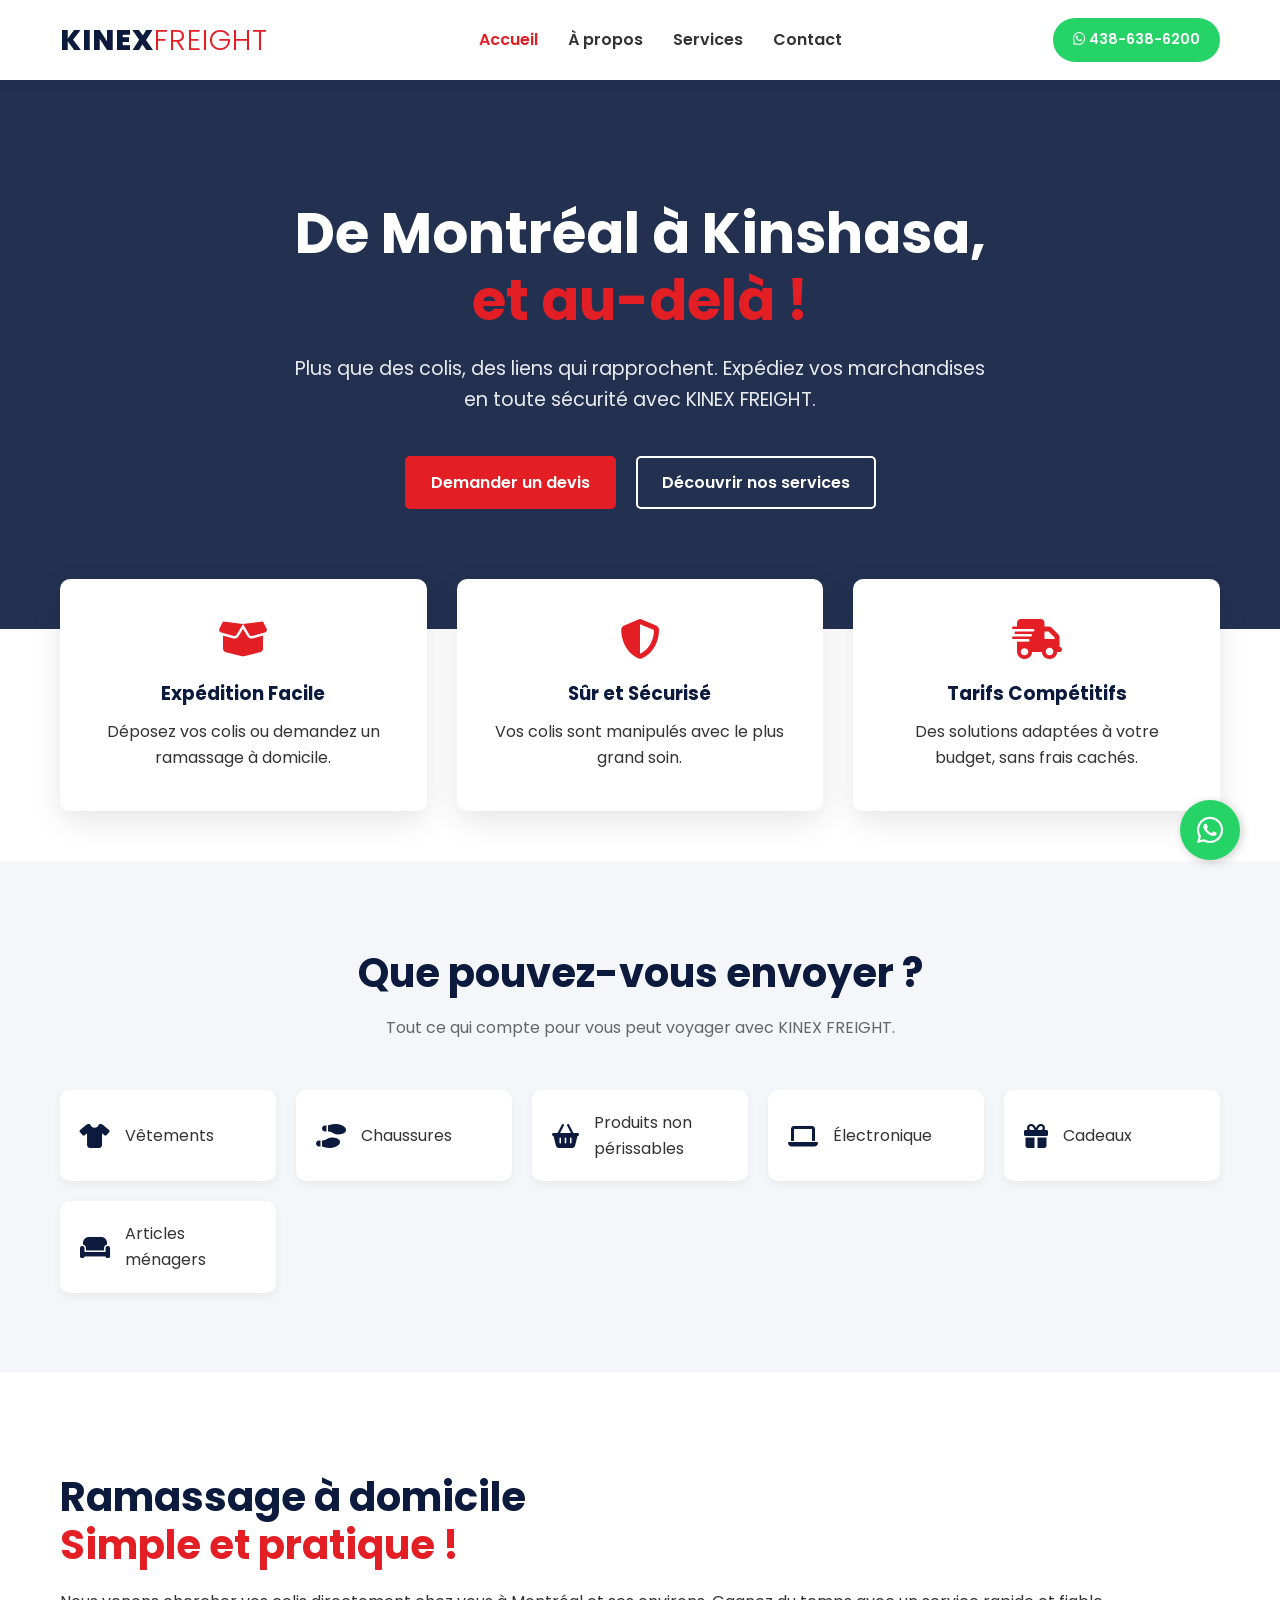
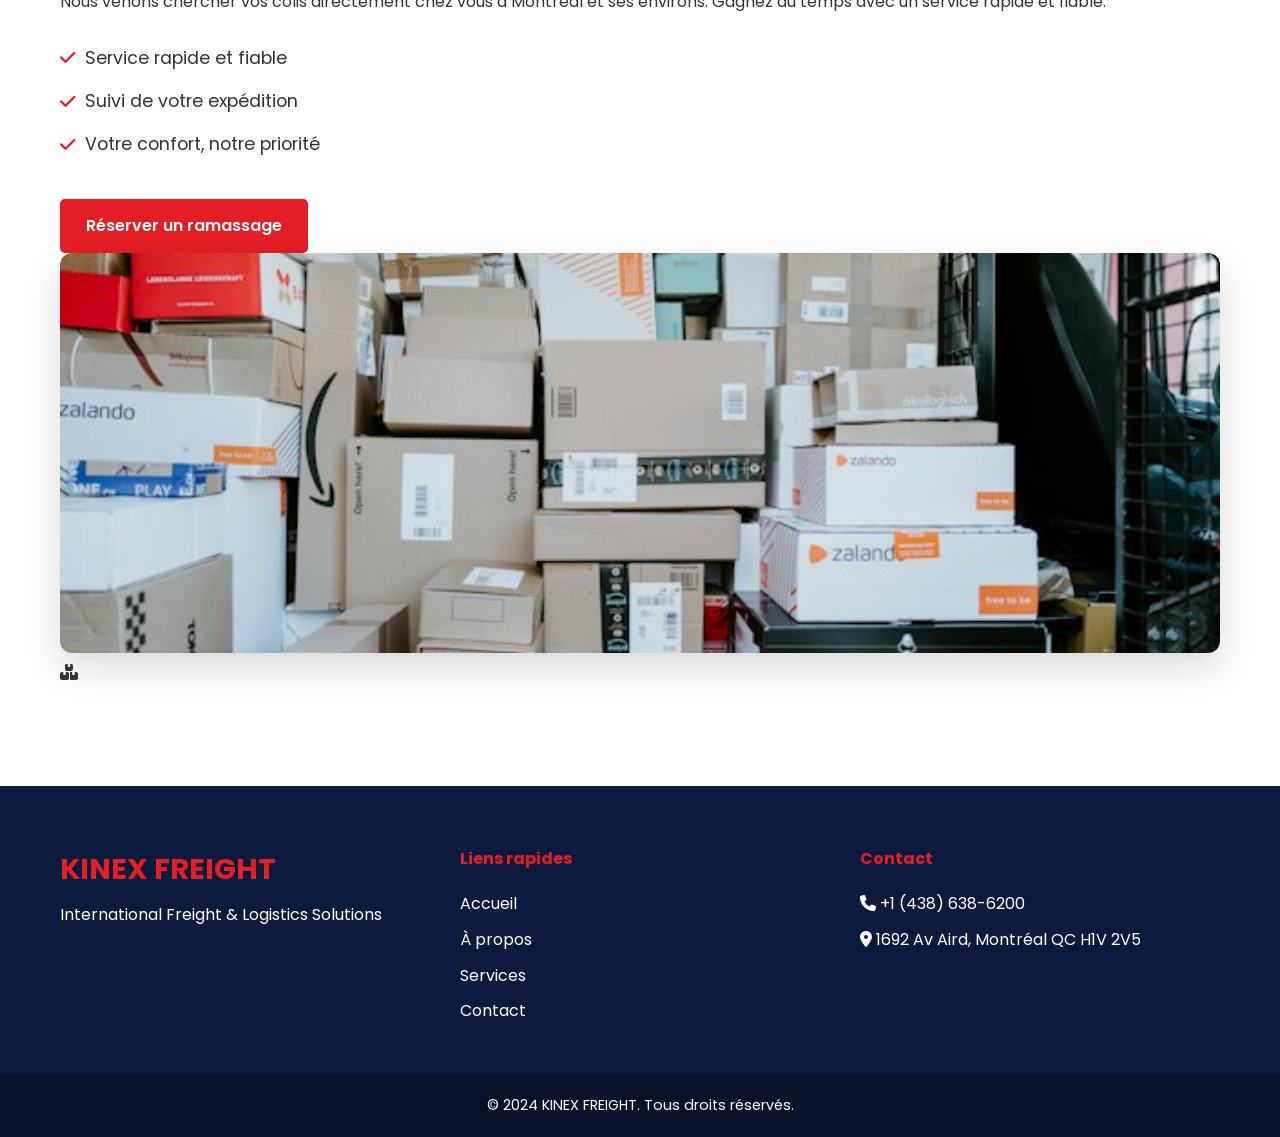
<file: Agence-de-voyage/index.html>
<!DOCTYPE html>
<html lang="fr">
<head>
    <meta charset="UTF-8">
    <meta name="viewport" content="width=device-width, initial-scale=1.0">
    <title>KINEX FREIGHT - Expédition Montréal - Kinshasa</title>
    <link href="https://fonts.googleapis.com/css2?family=Poppins:wght@300;400;600;800&display=swap" rel="stylesheet">
    <link rel="stylesheet" href="https://cdnjs.cloudflare.com/ajax/libs/font-awesome/6.4.0/css/all.min.css">
    <link rel="stylesheet" href="style.css">
</head>
<body>

    <!-- ================= HEADER ================= -->
    <header class="header">
        <div class="container header__container">
            <div class="logo">
                <!-- J'ai préparé l'emplacement pour ton vrai logo -->
                <!-- Pour l'utiliser : enregistre l'image du logo sous le nom "logo.png" dans ton dossier, 
                     puis décommente la ligne en dessous et supprime le texte "KINEXFREIGHT" -->
                <!-- <a href="index.html"><img src="logo.png" alt="Kinex Freight Logo" style="height: 60px;"></a> -->
                
                <a href="index.html">KINEX<span>FREIGHT</span></a>
            </div>
            
            <!-- Bouton Menu Mobile (Burger) -->
            <div class="menu-toggle"><i class="fa-solid fa-bars"></i></div>
            
            <nav class="nav">
                <ul class="nav__list">
                    <li><a href="index.html" class="nav__link active">Accueil</a></li>
                    <li><a href="a-propos.html" class="nav__link">À propos</a></li>
                    <li><a href="services.html" class="nav__link">Services</a></li>
                    <li><a href="contact.html" class="nav__link">Contact</a></li>
                </ul>
            </nav>
            <a href="https://wa.me/14386386200" class="btn btn--whatsapp" target="_blank">
                <i class="fa-brands fa-whatsapp"></i> 438-638-6200
            </a>
        </div>
    </header>

    <!-- ================= SECTION HERO (Accueil) ================= -->
    <section class="hero">
        <div class="container hero__content">
            <h1 class="hero__title">De Montréal à Kinshasa, <br><span>et au-delà !</span></h1>
            <p class="hero__subtitle">Plus que des colis, des liens qui rapprochent. Expédiez vos marchandises en toute sécurité avec KINEX FREIGHT.</p>
            <div class="hero__buttons">
                <a href="contact.html" class="btn btn--primary">Demander un devis</a>
                <a href="services.html" class="btn btn--outline">Découvrir nos services</a>
            </div>
        </div>
    </section>

    <!-- ================= SECTION SERVICES RAPIDES ================= -->
    <section class="features container">
        <div class="feature-card">
            <i class="fa-solid fa-box-open feature-card__icon"></i>
            <h3>Expédition Facile</h3>
            <p>Déposez vos colis ou demandez un ramassage à domicile.</p>
        </div>
        <div class="feature-card">
            <i class="fa-solid fa-shield-halved feature-card__icon"></i>
            <h3>Sûr et Sécurisé</h3>
            <p>Vos colis sont manipulés avec le plus grand soin.</p>
        </div>
        <div class="feature-card">
            <i class="fa-solid fa-truck-fast feature-card__icon"></i>
            <h3>Tarifs Compétitifs</h3>
            <p>Des solutions adaptées à votre budget, sans frais cachés.</p>
        </div>
    </section>

    <!-- ================= SECTION CE QUE VOUS POUVEZ ENVOYER ================= -->
    <section class="send-items" id="services">
        <div class="container">
            <h2 class="section-title">Que pouvez-vous envoyer ?</h2>
            <p class="section-subtitle">Tout ce qui compte pour vous peut voyager avec KINEX FREIGHT.</p>
            
            <div class="items-grid">
                <div class="item">
                    <i class="fa-solid fa-shirt item__icon"></i>
                    <span>Vêtements</span>
                </div>
                <div class="item">
                    <i class="fa-solid fa-shoe-prints item__icon"></i>
                    <span>Chaussures</span>
                </div>
                <div class="item">
                    <i class="fa-solid fa-basket-shopping item__icon"></i>
                    <span>Produits non périssables</span>
                </div>
                <div class="item">
                    <i class="fa-solid fa-laptop item__icon"></i>
                    <span>Électronique</span>
                </div>
                <div class="item">
                    <i class="fa-solid fa-gift item__icon"></i>
                    <span>Cadeaux</span>
                </div>
                <div class="item">
                    <i class="fa-solid fa-couch item__icon"></i>
                    <span>Articles ménagers</span>
                </div>
            </div>
        </div>
    </section>

    <!-- ================= SECTION RAMASSAGE À DOMICILE ================= -->
    <section class="pickup container">
        <div class="pickup__content">
            <h2>Ramassage à domicile <br><span>Simple et pratique !</span></h2>
            <p>Nous venons chercher vos colis directement chez vous à Montréal et ses environs. Gagnez du temps avec un service rapide et fiable.</p>
            <ul class="pickup__list">
                <li><i class="fa-solid fa-check"></i> Service rapide et fiable</li>
                <li><i class="fa-solid fa-check"></i> Suivi de votre expédition</li>
                <li><i class="fa-solid fa-check"></i> Votre confort, notre priorité</li>
            </ul>
            <br>
            <a href="https://wa.me/14386386200?text=Bonjour,%20je%20souhaite%20organiser%20un%20ramassage%20à%20domicile." class="btn btn--primary" target="_blank">Réserver un ramassage</a>
    <div class="pickup__image">
    <!-- L'image est maintenant sur ton ordinateur, plus de blocage possible ! -->
    <img src="colis.jpg.jpeg" alt="Cartons de colis Kinex Freight" class="pickup-img">
</div>
            <div class="placeholder-img">
                <i class="fa-solid fa-boxes-stacked"></i>
            </div>
        </div>
    </section>

    <!-- ================= FOOTER ================= -->
    <footer class="footer">
        <div class="container footer__content">
            <div class="footer__brand">
                <h3>KINEX FREIGHT</h3>
                <p>International Freight & Logistics Solutions</p>
            </div>
            <div class="footer__links">
                <h4>Liens rapides</h4>
                <ul>
                    <li><a href="index.html">Accueil</a></li>
                    <li><a href="a-propos.html">À propos</a></li>
                    <li><a href="services.html">Services</a></li>
                    <li><a href="contact.html">Contact</a></li>
                </ul>
            </div>
            <div class="footer__contact">
                <h4>Contact</h4>
                <p><i class="fa-solid fa-phone"></i> +1 (438) 638-6200</p>
                <p><i class="fa-solid fa-location-dot"></i> 1692 Av Aird, Montréal QC H1V 2V5</p>
            </div>
        </div>
        <div class="footer__bottom">
            <p>&copy; 2024 KINEX FREIGHT. Tous droits réservés.</p>
        </div>
    </footer>

    <!-- Bouton WhatsApp Flottant -->
    <a href="https://wa.me/14386386200" class="whatsapp-float" target="_blank">
        <i class="fa-brands fa-whatsapp"></i>
    </a>

    <script src="script.js"></script>
</body>
</html>
</file>
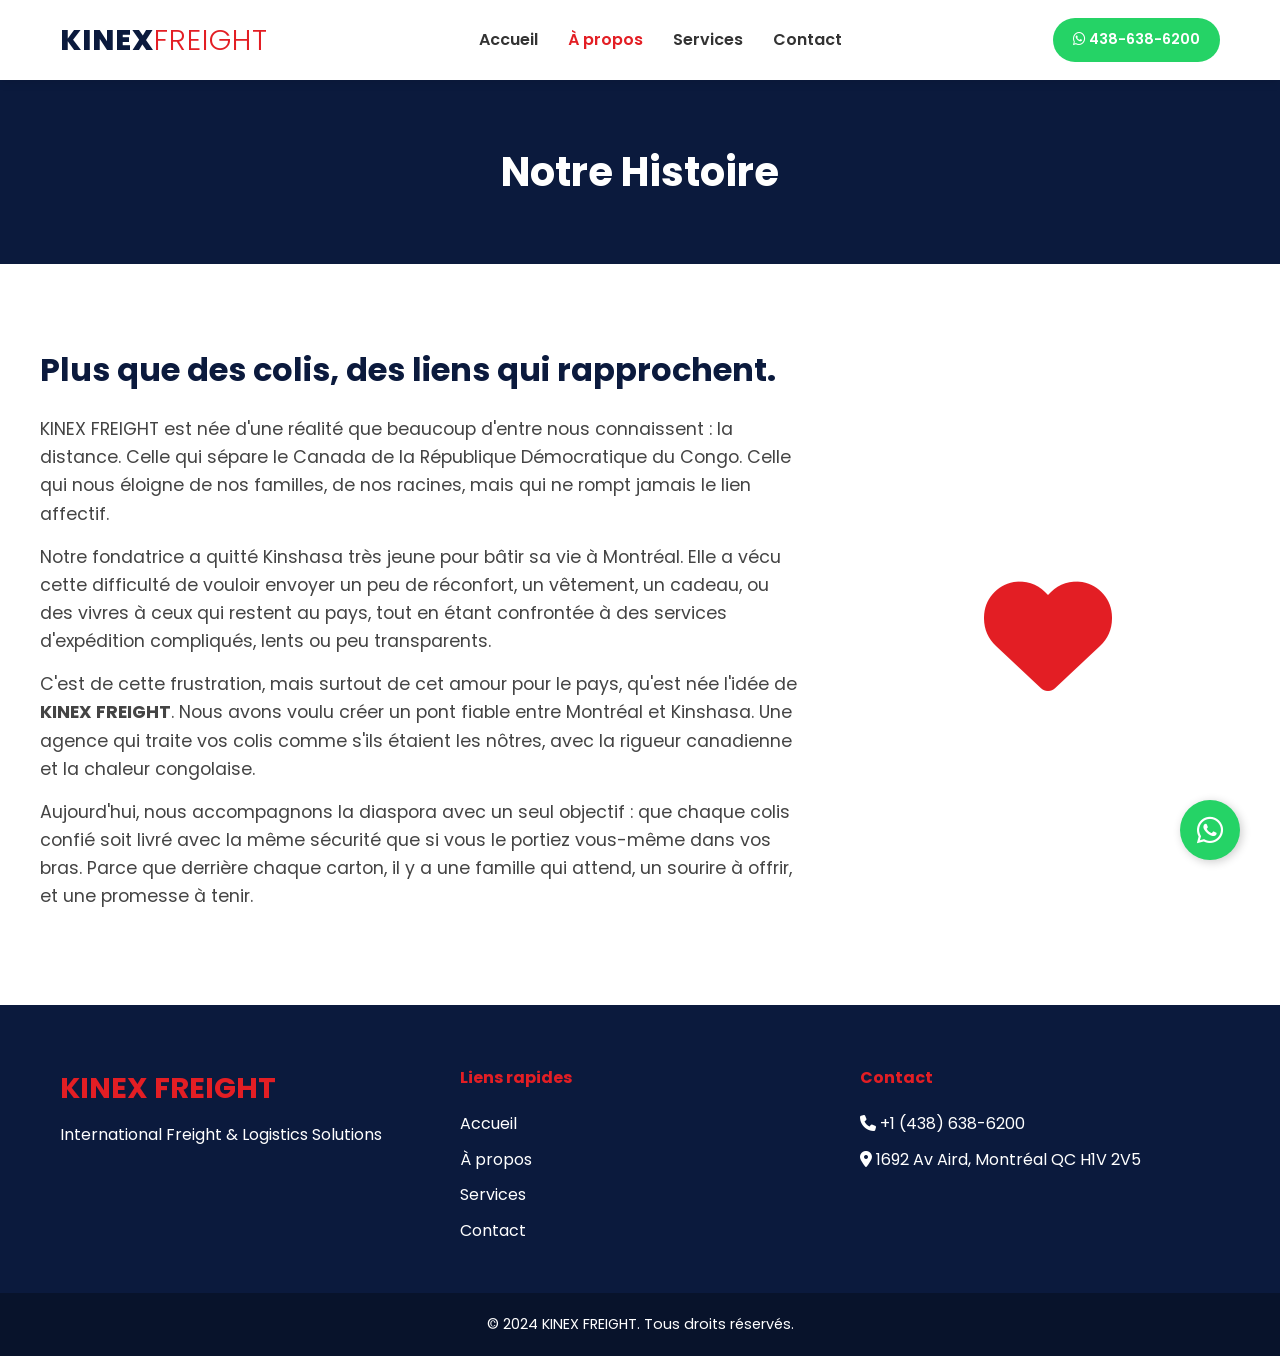
<file: Agence-de-voyage/a-propos.html>
<!DOCTYPE html>
<html lang="fr">
<head>
    <meta charset="UTF-8">
    <meta name="viewport" content="width=device-width, initial-scale=1.0">
    <title>À Propos - KINEX FREIGHT</title>
    <link href="https://fonts.googleapis.com/css2?family=Poppins:wght@300;400;600;800&display=swap" rel="stylesheet">
    <link rel="stylesheet" href="https://cdnjs.cloudflare.com/ajax/libs/font-awesome/6.4.0/css/all.min.css">
    <link rel="stylesheet" href="style.css">
</head>
<body>

    <header class="header">
        <div class="container header__container">
            <div class="logo">
                <a href="index.html">KINEX<span>FREIGHT</span></a>
            </div>
            <div class="menu-toggle"><i class="fa-solid fa-bars"></i></div>
            <nav class="nav">
                <ul class="nav__list">
                    <li><a href="index.html" class="nav__link">Accueil</a></li>
                    <li><a href="a-propos.html" class="nav__link active">À propos</a></li>
                    <li><a href="services.html" class="nav__link">Services</a></li>
                    <li><a href="contact.html" class="nav__link">Contact</a></li>
                </ul>
            </nav>
            <a href="https://wa.me/14386386200" class="btn btn--whatsapp" target="_blank">
                <i class="fa-brands fa-whatsapp"></i> 438-638-6200
            </a>
        </div>
    </header>

    <div class="page-header">
        <div class="container">
            <h1>Notre Histoire</h1>
        </div>
    </div>

    <section class="about-section container">
        <div class="about-content">
            <div class="about-text">
                <h2>Plus que des colis, des liens qui rapprochent.</h2>
                <p>KINEX FREIGHT est née d'une réalité que beaucoup d'entre nous connaissent : la distance. Celle qui sépare le Canada de la République Démocratique du Congo. Celle qui nous éloigne de nos familles, de nos racines, mais qui ne rompt jamais le lien affectif.</p>
                <p>Notre fondatrice a quitté Kinshasa très jeune pour bâtir sa vie à Montréal. Elle a vécu cette difficulté de vouloir envoyer un peu de réconfort, un vêtement, un cadeau, ou des vivres à ceux qui restent au pays, tout en étant confrontée à des services d'expédition compliqués, lents ou peu transparents.</p>
                <p>C'est de cette frustration, mais surtout de cet amour pour le pays, qu'est née l'idée de <strong>KINEX FREIGHT</strong>. Nous avons voulu créer un pont fiable entre Montréal et Kinshasa. Une agence qui traite vos colis comme s'ils étaient les nôtres, avec la rigueur canadienne et la chaleur congolaise.</p>
                <p>Aujourd'hui, nous accompagnons la diaspora avec un seul objectif : que chaque colis confié soit livré avec la même sécurité que si vous le portiez vous-même dans vos bras. Parce que derrière chaque carton, il y a une famille qui attend, un sourire à offrir, et une promesse à tenir.</p>
            </div>
            <div class="about-image">
                <i class="fa-solid fa-heart"></i>
            </div>
        </div>
    </section>

    <footer class="footer">
        <div class="container footer__content">
            <div class="footer__brand">
                <h3>KINEX FREIGHT</h3>
                <p>International Freight & Logistics Solutions</p>
            </div>
            <div class="footer__links">
                <h4>Liens rapides</h4>
                <ul>
                    <li><a href="index.html">Accueil</a></li>
                    <li><a href="a-propos.html">À propos</a></li>
                    <li><a href="services.html">Services</a></li>
                    <li><a href="contact.html">Contact</a></li>
                </ul>
            </div>
            <div class="footer__contact">
                <h4>Contact</h4>
                <p><i class="fa-solid fa-phone"></i> +1 (438) 638-6200</p>
                <p><i class="fa-solid fa-location-dot"></i> 1692 Av Aird, Montréal QC H1V 2V5</p>
            </div>
        </div>
        <div class="footer__bottom">
            <p>&copy; 2024 KINEX FREIGHT. Tous droits réservés.</p>
        </div>
    </footer>

    <a href="https://wa.me/14386386200" class="whatsapp-float" target="_blank">
        <i class="fa-brands fa-whatsapp"></i>
    </a>

    <script src="script.js"></script>
</body>
</html>
</file>
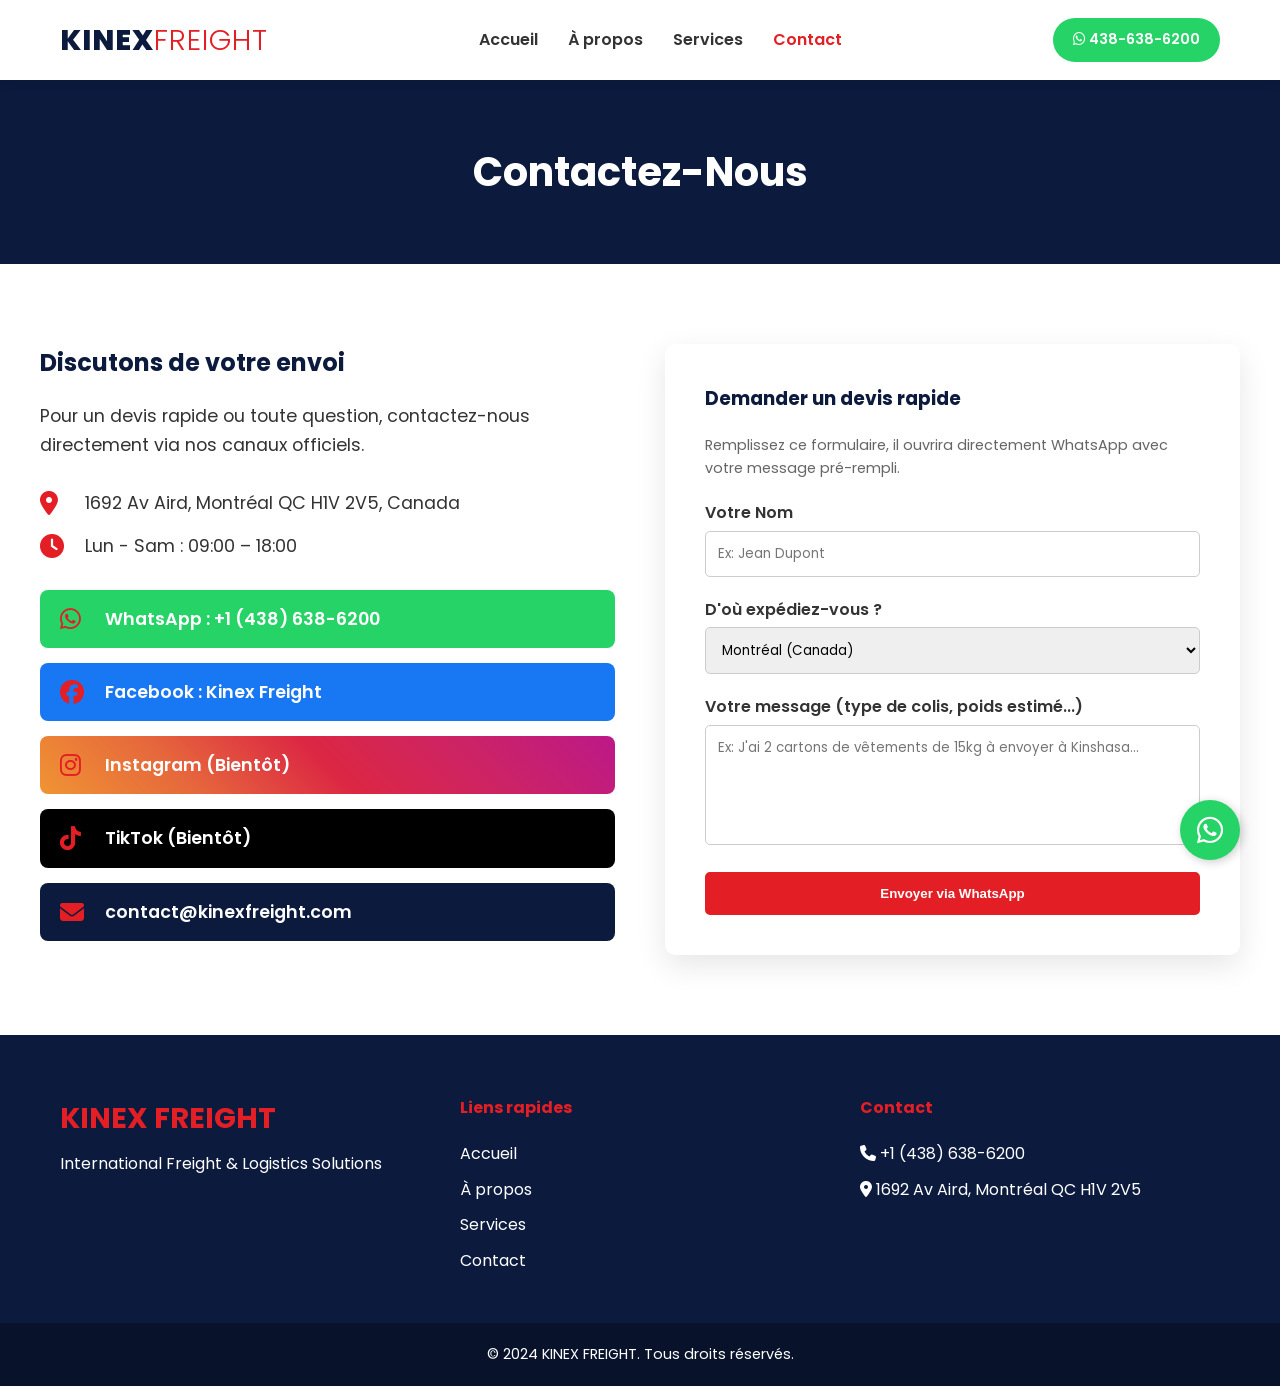
<file: Agence-de-voyage/contact.html>
<!DOCTYPE html>
<html lang="fr">
<head>
    <meta charset="UTF-8">
    <meta name="viewport" content="width=device-width, initial-scale=1.0">
    <title>Contact - KINEX FREIGHT</title>
    <link href="https://fonts.googleapis.com/css2?family=Poppins:wght@300;400;600;800&display=swap" rel="stylesheet">
    <link rel="stylesheet" href="https://cdnjs.cloudflare.com/ajax/libs/font-awesome/6.4.0/css/all.min.css">
    <link rel="stylesheet" href="style.css">
</head>
<body>

    <header class="header">
        <div class="container header__container">
            <div class="logo">
                <a href="index.html">KINEX<span>FREIGHT</span></a>
            </div>
            <div class="menu-toggle"><i class="fa-solid fa-bars"></i></div>
            <nav class="nav">
                <ul class="nav__list">
                    <li><a href="index.html" class="nav__link">Accueil</a></li>
                    <li><a href="a-propos.html" class="nav__link">À propos</a></li>
                    <li><a href="services.html" class="nav__link">Services</a></li>
                    <li><a href="contact.html" class="nav__link active">Contact</a></li>
                </ul>
            </nav>
            <a href="https://wa.me/14386386200" class="btn btn--whatsapp" target="_blank">
                <i class="fa-brands fa-whatsapp"></i> 438-638-6200
            </a>
        </div>
    </header>

    <div class="page-header">
        <div class="container">
            <h1>Contactez-Nous</h1>
        </div>
    </div>

    <section class="contact-section container">
        <div class="contact-grid">
            <!-- Colonne Infos et Réseaux Sociaux -->
            <div class="contact-info">
                <h2>Discutons de votre envoi</h2>
                <p>Pour un devis rapide ou toute question, contactez-nous directement via nos canaux officiels.</p>
                
                <p style="margin-top: 30px;"><i class="fa-solid fa-location-dot"></i> 1692 Av Aird, Montréal QC H1V 2V5, Canada</p>
                <p><i class="fa-solid fa-clock"></i> Lun - Sam : 09:00 – 18:00</p>

                <div class="social-links">
                    <a href="https://wa.me/14386386200" class="social-btn whatsapp" target="_blank">
                        <i class="fa-brands fa-whatsapp"></i> WhatsApp : +1 (438) 638-6200
                    </a>
                    <!-- J'ai mis un lien de recherche Facebook en attendant que tu mettes le vrai lien -->
                    <a href="https://www.facebook.com/search/top?q=kinex%20freight" class="social-btn facebook" target="_blank">
                        <i class="fa-brands fa-facebook"></i> Facebook : Kinex Freight
                    </a>
                    <a href="#" class="social-btn instagram" target="_blank">
                        <i class="fa-brands fa-instagram"></i> Instagram (Bientôt)
                    </a>
                    <a href="#" class="social-btn tiktok" target="_blank">
                        <i class="fa-brands fa-tiktok"></i> TikTok (Bientôt)
                    </a>
                    <a href="mailto:contact@kinexfreight.com" class="social-btn email">
                        <i class="fa-solid fa-envelope"></i> contact@kinexfreight.com
                    </a>
                </div>
            </div>

            <!-- Colonne Formulaire -->
            <div class="contact-form">
                <h3>Demander un devis rapide</h3>
                <p style="margin-bottom: 20px; font-size: 0.9rem; color: #666;">Remplissez ce formulaire, il ouvrira directement WhatsApp avec votre message pré-rempli.</p>
                <form id="contact-form">
                    <div class="form-group">
                        <label for="nom">Votre Nom</label>
                        <input type="text" id="nom" required placeholder="Ex: Jean Dupont">
                    </div>
                    <div class="form-group">
                        <label for="pays-expedition">D'où expédiez-vous ?</label>
                        <select id="pays-expedition">
                            <option value="Montréal (Canada)">Montréal (Canada)</option>
                            <option value="Kinshasa (RDC)">Kinshasa (RDC)</option>
                        </select>
                    </div>
                    <div class="form-group">
                        <label for="message">Votre message (type de colis, poids estimé...)</label>
                        <textarea id="message" required placeholder="Ex: J'ai 2 cartons de vêtements de 15kg à envoyer à Kinshasa..."></textarea>
                    </div>
                    <button type="submit" class="btn btn--primary" style="width: 100%;">Envoyer via WhatsApp</button>
                </form>
            </div>
        </div>
    </section>

    <footer class="footer">
        <div class="container footer__content">
            <div class="footer__brand">
                <h3>KINEX FREIGHT</h3>
                <p>International Freight & Logistics Solutions</p>
            </div>
            <div class="footer__links">
                <h4>Liens rapides</h4>
                <ul>
                    <li><a href="index.html">Accueil</a></li>
                    <li><a href="a-propos.html">À propos</a></li>
                    <li><a href="services.html">Services</a></li>
                    <li><a href="contact.html">Contact</a></li>
                </ul>
            </div>
            <div class="footer__contact">
                <h4>Contact</h4>
                <p><i class="fa-solid fa-phone"></i> +1 (438) 638-6200</p>
                <p><i class="fa-solid fa-location-dot"></i> 1692 Av Aird, Montréal QC H1V 2V5</p>
            </div>
        </div>
        <div class="footer__bottom">
            <p>&copy; 2024 KINEX FREIGHT. Tous droits réservés.</p>
        </div>
    </footer>

    <a href="https://wa.me/14386386200" class="whatsapp-float" target="_blank">
        <i class="fa-brands fa-whatsapp"></i>
    </a>

    <script src="script.js"></script>
</body>
</html>
</file>
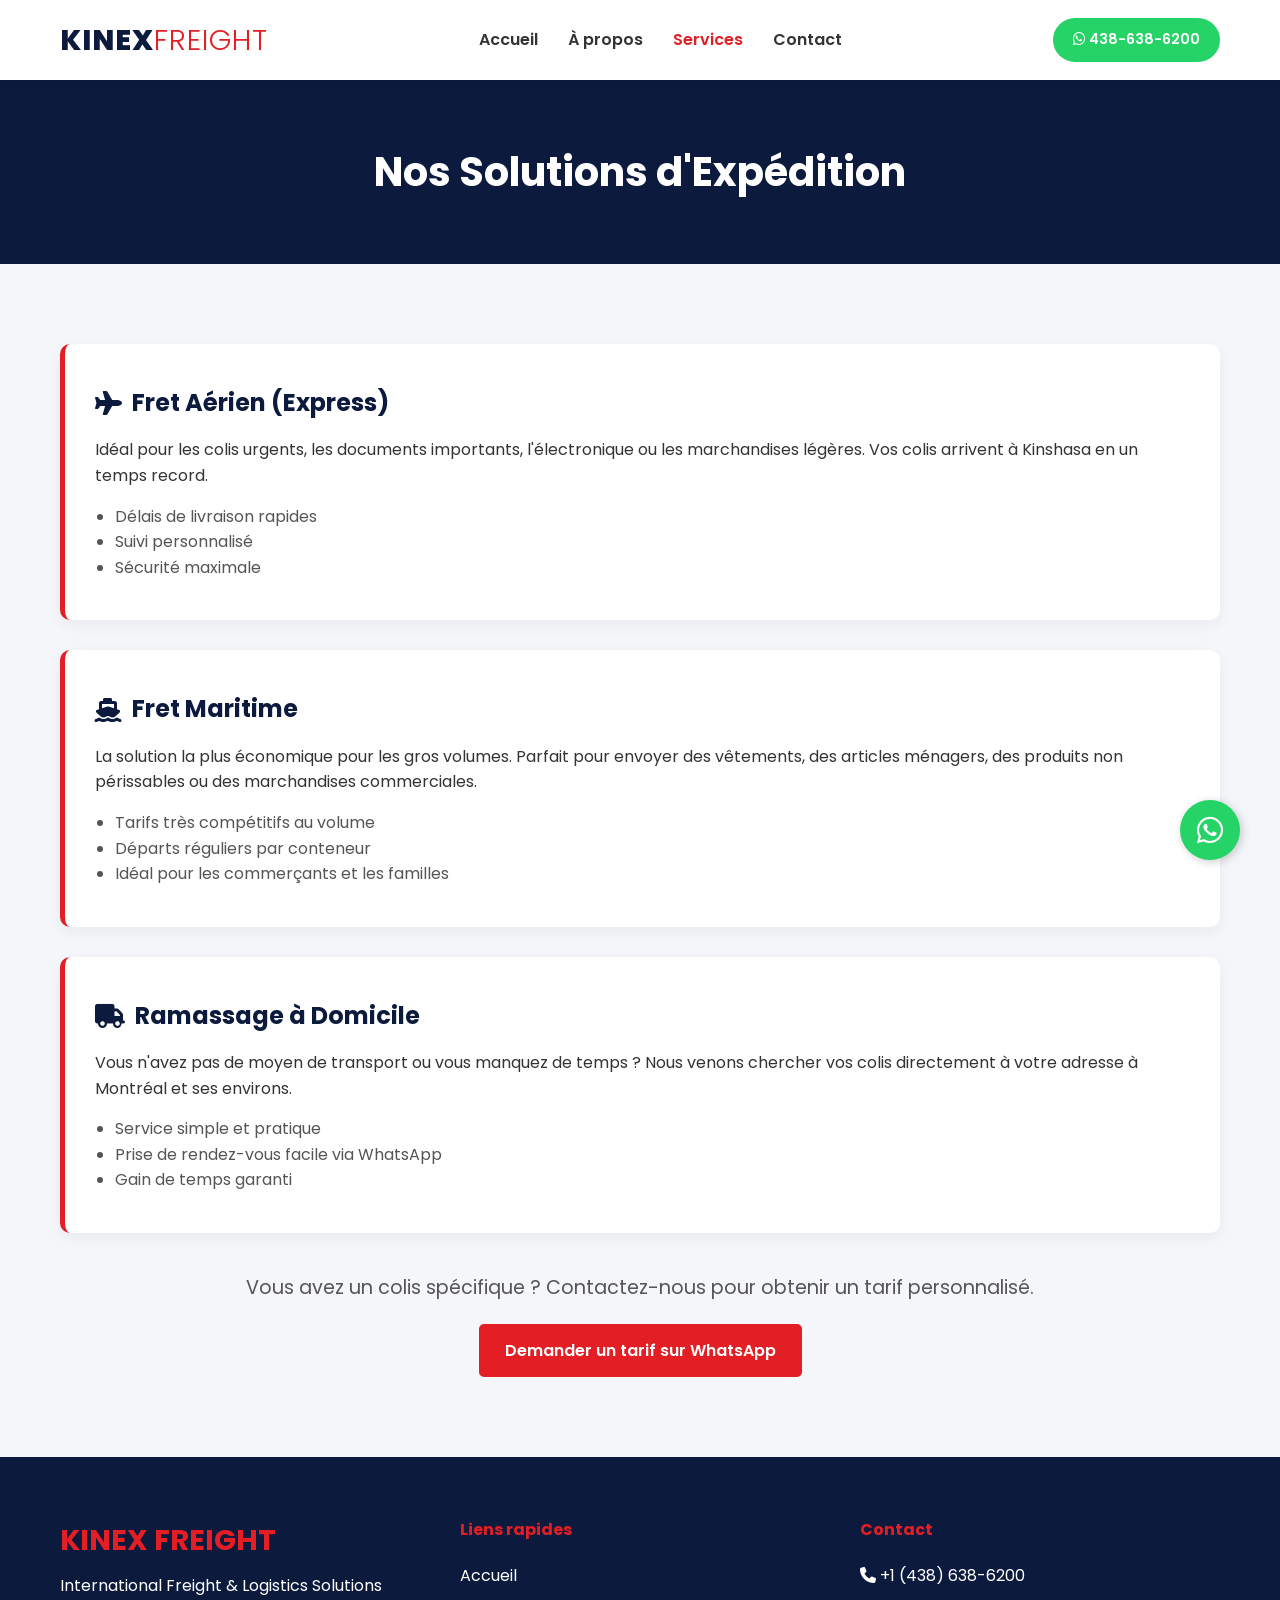
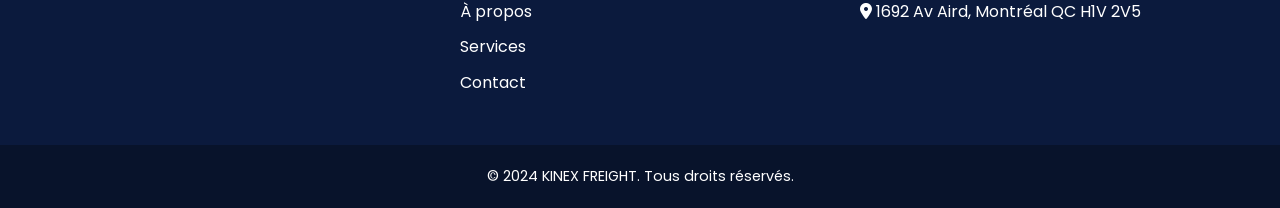
<file: Agence-de-voyage/services.html>
<!DOCTYPE html>
<html lang="fr">
<head>
    <meta charset="UTF-8">
    <meta name="viewport" content="width=device-width, initial-scale=1.0">
    <title>Nos Services - KINEX FREIGHT</title>
    <link href="https://fonts.googleapis.com/css2?family=Poppins:wght@300;400;600;800&display=swap" rel="stylesheet">
    <link rel="stylesheet" href="https://cdnjs.cloudflare.com/ajax/libs/font-awesome/6.4.0/css/all.min.css">
    <link rel="stylesheet" href="style.css">
</head>
<body>

    <header class="header">
        <div class="container header__container">
            <div class="logo">
                <a href="index.html">KINEX<span>FREIGHT</span></a>
            </div>
            <div class="menu-toggle"><i class="fa-solid fa-bars"></i></div>
            <nav class="nav">
                <ul class="nav__list">
                    <li><a href="index.html" class="nav__link">Accueil</a></li>
                    <li><a href="a-propos.html" class="nav__link">À propos</a></li>
                    <li><a href="services.html" class="nav__link active">Services</a></li>
                    <li><a href="contact.html" class="nav__link">Contact</a></li>
                </ul>
            </nav>
            <a href="https://wa.me/14386386200" class="btn btn--whatsapp" target="_blank">
                <i class="fa-brands fa-whatsapp"></i> 438-638-6200
            </a>
        </div>
    </header>

    <div class="page-header">
        <div class="container">
            <h1>Nos Solutions d'Expédition</h1>
        </div>
    </div>

    <section class="services-section">
        <div class="container">
            <div class="service-card">
                <h3><i class="fa-solid fa-plane"></i> Fret Aérien (Express)</h3>
                <p>Idéal pour les colis urgents, les documents importants, l'électronique ou les marchandises légères. Vos colis arrivent à Kinshasa en un temps record.</p>
                <ul>
                    <li>Délais de livraison rapides</li>
                    <li>Suivi personnalisé</li>
                    <li>Sécurité maximale</li>
                </ul>
            </div>

            <div class="service-card">
                <h3><i class="fa-solid fa-ship"></i> Fret Maritime</h3>
                <p>La solution la plus économique pour les gros volumes. Parfait pour envoyer des vêtements, des articles ménagers, des produits non périssables ou des marchandises commerciales.</p>
                <ul>
                    <li>Tarifs très compétitifs au volume</li>
                    <li>Départs réguliers par conteneur</li>
                    <li>Idéal pour les commerçants et les familles</li>
                </ul>
            </div>

            <div class="service-card">
                <h3><i class="fa-solid fa-truck"></i> Ramassage à Domicile</h3>
                <p>Vous n'avez pas de moyen de transport ou vous manquez de temps ? Nous venons chercher vos colis directement à votre adresse à Montréal et ses environs.</p>
                <ul>
                    <li>Service simple et pratique</li>
                    <li>Prise de rendez-vous facile via WhatsApp</li>
                    <li>Gain de temps garanti</li>
                </ul>
            </div>

            <div style="text-align: center; margin-top: 40px;">
                <p style="margin-bottom: 20px; font-size: 1.2rem; color: #555;">Vous avez un colis spécifique ? Contactez-nous pour obtenir un tarif personnalisé.</p>
                <a href="https://wa.me/14386386200?text=Bonjour,%20je%20souhaite%20demander%20un%20tarif%20pour%20un%20envoi." class="btn btn--primary" target="_blank">Demander un tarif sur WhatsApp</a>
            </div>
        </div>
    </section>

    <footer class="footer">
        <div class="container footer__content">
            <div class="footer__brand">
                <h3>KINEX FREIGHT</h3>
                <p>International Freight & Logistics Solutions</p>
            </div>
            <div class="footer__links">
                <h4>Liens rapides</h4>
                <ul>
                    <li><a href="index.html">Accueil</a></li>
                    <li><a href="a-propos.html">À propos</a></li>
                    <li><a href="services.html">Services</a></li>
                    <li><a href="contact.html">Contact</a></li>
                </ul>
            </div>
            <div class="footer__contact">
                <h4>Contact</h4>
                <p><i class="fa-solid fa-phone"></i> +1 (438) 638-6200</p>
                <p><i class="fa-solid fa-location-dot"></i> 1692 Av Aird, Montréal QC H1V 2V5</p>
            </div>
        </div>
        <div class="footer__bottom">
            <p>&copy; 2024 KINEX FREIGHT. Tous droits réservés.</p>
        </div>
    </footer>

    <a href="https://wa.me/14386386200" class="whatsapp-float" target="_blank">
        <i class="fa-brands fa-whatsapp"></i>
    </a>

    <script src="script.js"></script>
</body>
</html>
</file>
<file: Agence-de-voyage/style.css>
/* ================= VARIABLES ================= */
:root {
    --bleu-fonce: #0b1a3d; /* Le bleu marine des affiches */
    --rouge: #e31e24;      /* Le rouge vif */
    --blanc: #ffffff;
    --gris-clair: #f4f6f9;
    --texte: #333333;
    --whatsapp: #25D366;
    --transition: all 0.3s ease;
}

/* ================= RESET & BASE ================= */
* {
    margin: 0;
    padding: 0;
    box-sizing: border-box;
}

body {
    font-family: 'Poppins', sans-serif;
    color: var(--texte);
    background-color: var(--blanc);
    line-height: 1.6;
}

.container {
    max-width: 1200px;
    margin: 0 auto;
    padding: 0 20px;
}

a {
    text-decoration: none;
    color: inherit;
}

ul {
    list-style: none;
}

/* ================= BOUTONS ================= */
.btn {
    display: inline-block;
    padding: 12px 24px;
    border-radius: 5px;
    font-weight: 600;
    transition: var(--transition);
    cursor: pointer;
    text-align: center;
}

.btn--primary {
    background-color: var(--rouge);
    color: var(--blanc);
    border: 2px solid var(--rouge);
}

.btn--primary:hover {
    background-color: transparent;
    color: var(--rouge);
}

.btn--outline {
    background-color: transparent;
    color: var(--blanc);
    border: 2px solid var(--blanc);
}

.btn--outline:hover {
    background-color: var(--blanc);
    color: var(--bleu-fonce);
}

.btn--whatsapp {
    background-color: var(--whatsapp);
    color: var(--blanc);
    padding: 10px 20px;
    border-radius: 50px;
    font-size: 0.9rem;
}

.btn--whatsapp:hover {
    background-color: #128C7E;
}

/* ================= HEADER ================= */
.header {
    background-color: var(--blanc);
    box-shadow: 0 2px 10px rgba(0,0,0,0.1);
    position: sticky;
    top: 0;
    z-index: 1000;
}

.header__container {
    display: flex;
    justify-content: space-between;
    align-items: center;
    height: 80px;
}

.logo a {
    font-size: 1.8rem;
    font-weight: 800;
    color: var(--bleu-fonce);
    letter-spacing: 1px;
}

.logo span {
    color: var(--rouge);
    font-weight: 300;
}

.nav__list {
    display: flex;
    gap: 30px;
}

.nav__link {
    font-weight: 600;
    transition: var(--transition);
}

.nav__link:hover, .nav__link.active {
    color: var(--rouge);
}

/* ================= HERO SECTION ================= */
.hero {
    background: linear-gradient(rgba(11, 26, 61, 0.9), rgba(11, 26, 61, 0.9)), url('https://images.unsplash.com/photo-1578575437130-527eed3abbec?q=80&w=2070&auto=format&fit=crop') center/cover;
    color: var(--blanc);
    padding: 120px 0;
    text-align: center;
}

.hero__title {
    font-size: 3.5rem;
    line-height: 1.2;
    margin-bottom: 20px;
}

.hero__title span {
    color: var(--rouge);
}

.hero__subtitle {
    font-size: 1.2rem;
    max-width: 700px;
    margin: 0 auto 40px auto;
    opacity: 0.9;
}

.hero__buttons {
    display: flex;
    justify-content: center;
    gap: 20px;
}

/* ================= FEATURES (3 cartes) ================= */
.features {
    display: grid;
    grid-template-columns: repeat(auto-fit, minmax(300px, 1fr));
    gap: 30px;
    margin-top: -50px; /* Pour faire chevaucher les cartes sur le Hero */
    position: relative;
    z-index: 10;
}

.feature-card {
    background: var(--blanc);
    padding: 40px 30px;
    border-radius: 10px;
    text-align: center;
    box-shadow: 0 10px 30px rgba(0,0,0,0.1);
    transition: var(--transition);
}

.feature-card:hover {
    transform: translateY(-10px);
}

.feature-card__icon {
    font-size: 2.5rem;
    color: var(--rouge);
    margin-bottom: 20px;
}

.feature-card h3 {
    color: var(--bleu-fonce);
    margin-bottom: 10px;
}

/* ================= SEND ITEMS ================= */
.send-items {
    padding: 80px 0;
    background-color: var(--gris-clair);
    margin-top: 50px;
}

.section-title {
    text-align: center;
    font-size: 2.5rem;
    color: var(--bleu-fonce);
    margin-bottom: 10px;
}

.section-subtitle {
    text-align: center;
    color: #666;
    margin-bottom: 50px;
}

.items-grid {
    display: grid;
    grid-template-columns: repeat(auto-fit, minmax(200px, 1fr));
    gap: 20px;
}

.item {
    background: var(--blanc);
    padding: 20px;
    border-radius: 10px;
    display: flex;
    align-items: center;
    gap: 15px;
    box-shadow: 0 4px 10px rgba(0,0,0,0.05);
    transition: var(--transition);
}

.item:hover {
    box-shadow: 0 8px 20px rgba(0,0,0,0.1);
    transform: scale(1.02);
}

.item__icon {
    font-size: 1.5rem;
    color: var(--bleu-fonce);
}

/* ================= PICKUP SECTION ================= */
.pickup {
    display: flex;
    align-items: center;
    gap: 50px;
    padding: 100px 20px;
}

.pickup__content {
    flex: 1;
}

.pickup__content h2 {
    font-size: 2.5rem;
    color: var(--bleu-fonce);
    line-height: 1.2;
    margin-bottom: 20px;
}

.pickup__content h2 span {
    color: var(--rouge);
}

.pickup__list {
    margin-top: 30px;
}

.pickup__list li {
    margin-bottom: 15px;
    font-size: 1.1rem;
    display: flex;
    align-items: center;
    gap: 10px;
}

.pickup__list i {
    color: var(--rouge);
}

.pickup__image {
    flex: 1;
}

/* ================= IMAGE RAMASSAGE ================= */
.pickup-img {
    width: 100%;
    height: 400px;
    object-fit: cover;
    border-radius: 12px;
    box-shadow: 0 15px 35px rgba(0, 0, 0, 0.15);
    transition: transform 0.3s ease;
}
.pickup-img:hover {
    transform: scale(1.02);
}
/* ================= FOOTER ================= */
.footer {
    background-color: var(--bleu-fonce);
    color: var(--blanc);
    padding-top: 60px;
}

.footer__content {
    display: grid;
    grid-template-columns: repeat(auto-fit, minmax(250px, 1fr));
    gap: 40px;
    margin-bottom: 40px;
}

.footer__brand h3 {
    color: var(--rouge);
    font-size: 1.8rem;
    margin-bottom: 10px;
}

.footer__links h4, .footer__contact h4 {
    margin-bottom: 20px;
    color: var(--rouge);
}

.footer__links li {
    margin-bottom: 10px;
}

.footer__links a:hover {
    color: var(--rouge);
}

.footer__contact p {
    margin-bottom: 10px;
}

.footer__bottom {
    background-color: #08132b;
    text-align: center;
    padding: 20px;
    font-size: 0.9rem;
}

/* ================= WHATSAPP FLOTTANT ================= */
.whatsapp-float {
    position: fixed;
    width: 60px;
    height: 60px;
    bottom: 40px;
    right: 40px;
    background-color: var(--whatsapp);
    color: var(--blanc);
    border-radius: 50px;
    text-align: center;
    font-size: 30px;
    box-shadow: 2px 2px 10px rgba(0,0,0,0.2);
    z-index: 100;
    display: flex;
    align-items: center;
    justify-content: center;
    transition: var(--transition);
}

.whatsapp-float:hover {
    transform: scale(1.1);
}

/* ================= RESPONSIVE ================= */
@media (max-width: 768px) {
    .header__container {
        flex-direction: column;
        height: auto;
        padding: 15px 0;
        gap: 15px;
    }
    
    .nav__list {
        gap: 15px;
    }
    
    .hero__title {
        font-size: 2.5rem;
    }
    
    .hero__buttons {
        flex-direction: column;
    }
    
    .pickup {
        flex-direction: column;
    }
}
/* ================= STYLES PAGES INTERNES ================= */
.page-header {
    background-color: var(--bleu-fonce);
    color: var(--blanc);
    padding: 60px 0;
    text-align: center;
}
.page-header h1 {
    font-size: 2.5rem;
    color: var(--blanc);
}

/* À PROPOS */
.about-section {
    padding: 80px 0;
}
.about-content {
    display: flex;
    gap: 50px;
    align-items: center;
}
.about-text {
    flex: 2;
}
.about-text h2 {
    color: var(--bleu-fonce);
    margin-bottom: 20px;
    font-size: 2rem;
}
.about-text p {
    margin-bottom: 15px;
    font-size: 1.1rem;
    color: #444;
}
.about-image {
    flex: 1;
    text-align: center;
}
.about-image i {
    font-size: 8rem;
    color: var(--rouge);
}

/* SERVICES */
.services-section {
    padding: 80px 0;
    background-color: var(--gris-clair);
}
.service-card {
    background: var(--blanc);
    padding: 40px 30px;
    border-radius: 10px;
    box-shadow: 0 5px 15px rgba(0,0,0,0.05);
    margin-bottom: 30px;
    border-left: 5px solid var(--rouge);
}
.service-card h3 {
    color: var(--bleu-fonce);
    font-size: 1.5rem;
    margin-bottom: 15px;
    display: flex;
    align-items: center;
    gap: 10px;
}
.service-card ul {
    margin-top: 15px;
    margin-left: 20px;
    list-style-type: disc;
    color: #555;
}

/* CONTACT */
.contact-section {
    padding: 80px 0;
}
.contact-grid {
    display: grid;
    grid-template-columns: 1fr 1fr;
    gap: 50px;
}
.contact-info h2 {
    color: var(--bleu-fonce);
    margin-bottom: 20px;
}
.contact-info p {
    margin-bottom: 15px;
    font-size: 1.1rem;
    display: flex;
    align-items: center;
    gap: 15px;
}
.contact-info i {
    color: var(--rouge);
    font-size: 1.5rem;
    width: 30px;
}
.social-links {
    margin-top: 30px;
    display: flex;
    flex-direction: column;
    gap: 15px;
}
.social-btn {
    display: inline-flex;
    align-items: center;
    gap: 15px;
    padding: 15px 20px;
    border-radius: 8px;
    color: var(--blanc);
    font-weight: 600;
    font-size: 1.1rem;
    transition: var(--transition);
}
.social-btn:hover {
    transform: translateX(10px);
}
.social-btn.whatsapp { background-color: #25D366; }
.social-btn.facebook { background-color: #1877F2; }
.social-btn.instagram { background: linear-gradient(45deg, #f09433 0%, #e6683c 25%, #dc2743 50%, #cc2366 75%, #bc1888 100%); }
.social-btn.email { background-color: var(--bleu-fonce); }
.social-btn.tiktok { background-color: #000000; }

/* FORMULAIRE */
.contact-form {
    background: var(--blanc);
    padding: 40px;
    border-radius: 10px;
    box-shadow: 0 10px 30px rgba(0,0,0,0.1);
}
.contact-form h3 {
    margin-bottom: 20px;
    color: var(--bleu-fonce);
}
.form-group {
    margin-bottom: 20px;
}
.form-group label {
    display: block;
    margin-bottom: 5px;
    font-weight: 600;
}
.form-group input, .form-group textarea, .form-group select {
    width: 100%;
    padding: 12px;
    border: 1px solid #ccc;
    border-radius: 5px;
    font-family: inherit;
}
.form-group textarea {
    height: 120px;
    resize: vertical;
}

/* MENU BURGER MOBILE */
.menu-toggle {
    display: none;
    font-size: 1.8rem;
    cursor: pointer;
    color: var(--bleu-fonce);
}

@media (max-width: 768px) {
    .menu-toggle {
        display: block;
    }
    .nav {
        display: none; /* Caché par défaut sur mobile */
        width: 100%;
    }
    .nav.active {
        display: block; /* Affiché quand on clique sur le burger */
    }
    .nav__list {
        flex-direction: column;
        padding: 20px 0;
        gap: 15px;
    }
    .about-content, .contact-grid {
        flex-direction: column;
        grid-template-columns: 1fr;
    }
}
</file>
